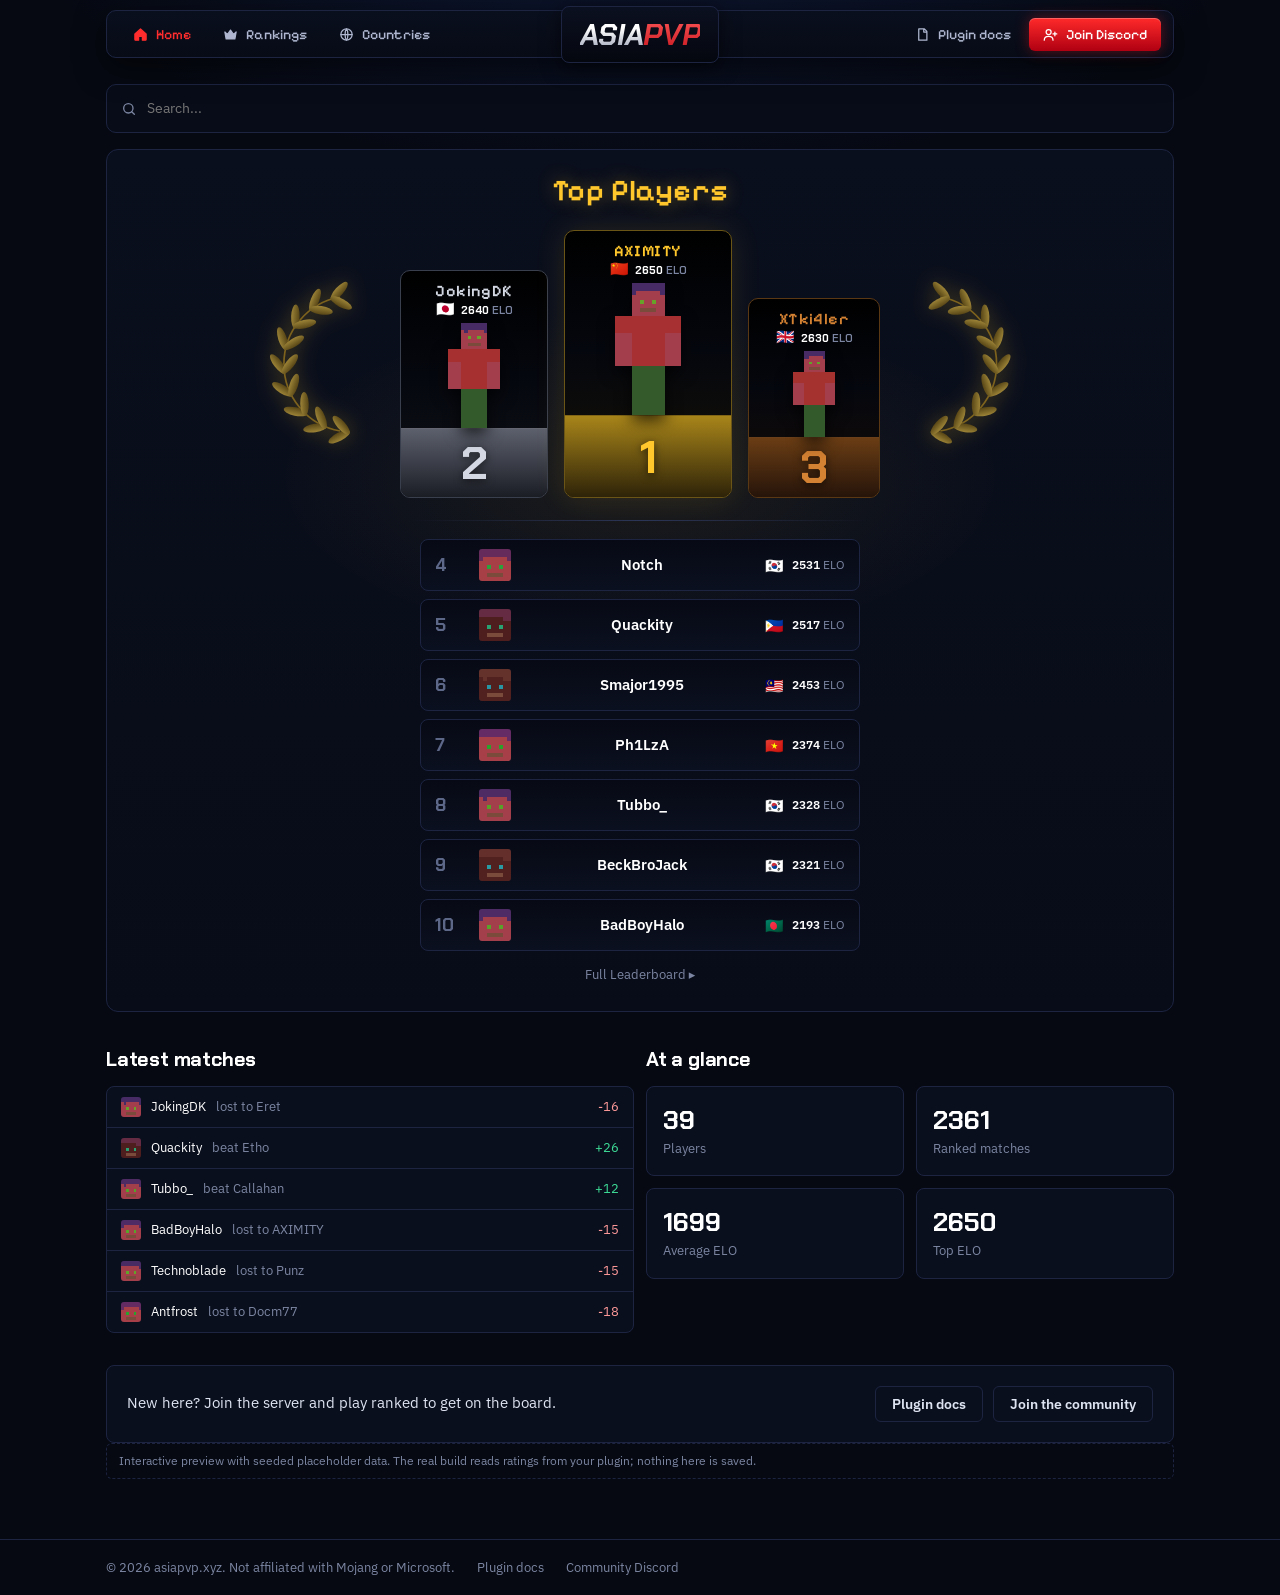
<file: index.html>
<!DOCTYPE html>
<html lang="en">
<head>
<meta charset="utf-8">
<meta name="viewport" content="width=device-width, initial-scale=1, viewport-fit=cover">
<title>asiapvp.xyz | Minecraft PvP rankings</title>
<link rel="preconnect" href="https://fonts.googleapis.com">
<link rel="preconnect" href="https://fonts.gstatic.com" crossorigin>
<link href="https://fonts.googleapis.com/css2?family=Chakra+Petch:wght@500;600;700&family=IBM+Plex+Sans:wght@400;500;600&family=Pixelify+Sans:wght@500;600;700&display=swap" rel="stylesheet">
<link rel="stylesheet" href="styles.css">
</head>
<body>
<header><div class="wrap"><div class="hbar">
  <nav class="main" id="nav" aria-label="Main"></nav>
  <a href="#/" class="logo" aria-label="asiapvp home"><span class="la">ASIA</span><span class="lp">PVP</span></a>
  <nav class="main r" id="nav2" aria-label="Secondary"></nav>
</div></div></header>
<div id="banner"></div>
<main id="app"></main>
<footer><div class="wrap"><span>© 2026 asiapvp.xyz. Not affiliated with Mojang or Microsoft.</span><a href="#/docs" class="u">Plugin docs</a><a href="#" class="u">Community Discord</a></div></footer>
<div id="toasts" aria-live="polite"></div>
<script src="script.js"></script>
</body>
</html>
</file>
<file: styles.css>
:root{--ink:#060912;--panel:#0a0f1d;--raised:#111830;--line:#1c2442;--mute:#7c86a2;--text:#dfe4f2;--white:#fff;--em:#e5232f;--gold:#ff4650;--win:#3ddc97;--warn:#f5b942;--bad:#ff9a9a;
  box-sizing:border-box;padding-top:env(safe-area-inset-top,0px);padding-bottom:env(safe-area-inset-bottom,0px);color-scheme:dark}
html{scroll-padding-top:calc(60px + env(safe-area-inset-top,0px));scroll-behavior:smooth}
*{box-sizing:border-box}
body{margin:0;background:radial-gradient(900px 420px at 50% -120px,#0f1a3a 0,transparent 70%) no-repeat,var(--ink);color:var(--text);font:400 15px/1.5 "IBM Plex Sans",system-ui,sans-serif;min-height:100vh;display:flex;flex-direction:column}
h1,h2,h3{font-family:"Chakra Petch",system-ui,sans-serif;color:var(--white);letter-spacing:-.01em;margin:0}
h1{font-size:clamp(28px,5vw,44px);line-height:1.1}h2{font-size:20px;margin-bottom:12px}
a{color:inherit;text-decoration:none}a:hover .u,a.u:hover{text-decoration:underline}
:focus-visible{outline:2px solid var(--em);outline-offset:2px;border-radius:4px}
.wrap{max-width:1100px;margin:0 auto;padding:0 16px;width:100%}
body>header{position:relative;z-index:20;padding:10px 0 0}
.hbar{display:grid;grid-template-columns:1fr auto 1fr;align-items:center;min-height:48px;background:linear-gradient(#0a0f1e,#070b16);border:1px solid var(--line);border-radius:10px;padding:0 12px;box-shadow:0 10px 30px rgba(0,0,0,.55)}
nav.main{display:flex;gap:4px;align-items:center}nav.r{justify-self:end}
nav.main a{display:inline-flex;align-items:center;gap:8px;padding:8px 14px;border-radius:6px;color:#aeb7cf;font:500 14px "Pixelify Sans",system-ui,sans-serif}
nav.main a:hover{color:#fff}nav.main a.on{color:#ff2d2d}
nav.main a.cta{color:#fff;background:linear-gradient(#ff2a2a,#b00012);box-shadow:0 0 14px rgba(255,30,30,.35),inset 0 1px 0 rgba(255,255,255,.25)}nav.main a.cta:hover{filter:brightness(1.15)}
.logo{display:block;margin:-8px 4px;padding:8px 18px;background:linear-gradient(#0b1020,#05070f);border:1px solid var(--line);border-radius:8px;line-height:1;font:italic 700 30px "Chakra Petch",sans-serif;letter-spacing:-.01em;filter:drop-shadow(0 4px 10px rgba(0,0,0,.6))}
.logo .la,.logo .lp{-webkit-background-clip:text;background-clip:text;color:transparent}.logo .la{background-image:linear-gradient(#fff 35%,#8d95ad)}.logo .lp{background-image:linear-gradient(#ff5a5a,#c4121c)}
@media(max-width:860px){.hbar{grid-template-columns:1fr;justify-items:center;padding:0 8px 6px}.logo{margin:-8px 0 2px}nav.main{flex-wrap:wrap;justify-content:center}nav.r{justify-self:center}nav.main a{padding:6px 10px}}
.banner{background:rgba(245,185,66,.1);border-bottom:1px solid rgba(245,185,66,.3);color:var(--warn);font-size:14px;padding:8px 0}
main{flex:1;padding:12px 16px 40px;max-width:1100px;width:100%;margin:0 auto}
footer{border-top:1px solid var(--line);color:var(--mute);font-size:13px;padding:18px 0}footer .wrap{display:flex;gap:8px 22px;flex-wrap:wrap}
.panel{background:var(--panel);border:1px solid var(--line);border-radius:8px}
.btn{display:inline-flex;align-items:center;justify-content:center;gap:8px;border-radius:6px;padding:8px 16px;font:600 14px "IBM Plex Sans";cursor:pointer;border:1px solid var(--line);background:transparent;color:var(--text)}
.btn:hover{border-color:var(--em);color:#fff}.btn.pri{background:var(--em);border-color:var(--em);color:#fff}.btn.pri:hover{background:#ff3b47;border-color:#ff3b47;color:#fff}
.btn[disabled]{opacity:.5;pointer-events:none}
.inp,select{background:var(--ink);border:1px solid var(--line);border-radius:6px;padding:8px 10px;color:#f1f3f3;font:inherit;font-size:14px;width:100%}
label.l{display:block;font-size:12px;color:var(--mute);margin-bottom:4px}
.grid{display:grid;gap:12px}.g2{grid-template-columns:repeat(2,1fr)}.g3{grid-template-columns:repeat(3,1fr)}.g4{grid-template-columns:repeat(4,1fr)}
@media(max-width:860px){.g3,.g4{grid-template-columns:repeat(2,1fr)}}@media(max-width:560px){.g2{grid-template-columns:1fr}}
.row{display:flex;align-items:center;gap:10px}
.list>*{padding:10px 14px;border-bottom:1px solid var(--line)}.list>*:last-child{border-bottom:0}
.list a:hover{background:var(--raised)}
.mute{color:var(--mute)}.sm{font-size:13px}.mono{font-family:ui-monospace,monospace;font-size:12px}
.elo{font:700 15px "Chakra Petch";color:var(--gold)}
.up{color:var(--win)}.down{color:var(--bad)}
.head{image-rendering:pixelated;border-radius:3px;background:var(--raised);flex:none}
table{width:100%;border-collapse:collapse}
th{text-align:left;font-size:12px;font-weight:500;color:var(--mute);padding:9px 12px;white-space:nowrap;border-bottom:1px solid var(--line)}th a:hover{color:#fff}
td{padding:9px 12px;font-size:14px;white-space:nowrap;border-bottom:1px solid var(--line)}
tbody tr{cursor:pointer}tbody tr:hover{background:var(--raised)}
.scroll{overflow-x:auto}
.hero{display:grid;grid-template-columns:1fr 1fr;gap:32px;align-items:end;margin-bottom:36px}@media(max-width:760px){.hero{grid-template-columns:1fr}}
.bars{display:flex;align-items:flex-end;gap:6px;height:170px}
.bars div{flex:1;border-radius:4px 4px 0 0;background:linear-gradient(var(--em),#7a0f17);height:0;animation:rise .6s ease-out forwards;position:relative}
.bars div span{position:absolute;top:-18px;left:0;right:0;text-align:center;font:600 10px "Chakra Petch";color:var(--mute)}
@keyframes rise{to{height:var(--h)}}@media(prefers-reduced-motion:reduce){.bars div{animation:none;height:var(--h)}}
.stat b{display:block;font:700 26px "Chakra Petch";color:#fff}
.podium{display:grid;grid-template-columns:1fr 1fr 1fr;gap:12px;align-items:end;margin-bottom:12px}
.lbh,.lbrow{display:grid;grid-template-columns:52px minmax(0,1fr) 80px 100px 70px 84px;align-items:center;gap:12px}
.lbh{padding:0 16px 8px;font-size:12px;color:var(--mute)}.lbh a:hover{color:#fff}
.lbrow{background:var(--panel);border:1px solid var(--line);border-radius:10px;padding:10px 16px;margin-bottom:8px;transition:border-color .15s,transform .15s}
.lbrow:hover{border-color:var(--em);transform:translateX(2px)}
.lbrow .who{display:flex;align-items:center;gap:12px;min-width:0}
.lbrow .who b{display:block;color:#fff;font-weight:600;white-space:nowrap;overflow:hidden;text-overflow:ellipsis}
.lbrow .who small{color:var(--mute);font-size:12px}
.rk{display:flex;align-items:center;justify-content:center;width:40px;height:40px;border-radius:8px;background:var(--raised);font:700 16px "Chakra Petch";color:var(--mute);clip-path:polygon(0 0,100% 0,100% 78%,50% 100%,0 78%)}
.rk.r1{background:linear-gradient(#ffd56a,#d99a1e);color:#3a2600}.rk.r2{background:linear-gradient(#e3e8f2,#a4aec2);color:#252b38}.rk.r3{background:linear-gradient(#e6a06b,#b0642d);color:#3a1d08}
.cty{display:inline-flex;align-items:center;justify-content:center;gap:6px;font:700 11px "Chakra Petch";letter-spacing:.04em;color:var(--text);background:var(--raised);border:1px solid var(--line);border-radius:6px;padding:3px 8px}
.flag{height:15px;width:auto;border-radius:2px;box-shadow:0 0 0 1px rgba(255,255,255,.18);vertical-align:-3px;flex:none}.fe{font-size:15px;line-height:1}
.cgrid{display:grid;grid-template-columns:repeat(auto-fill,minmax(210px,1fr));gap:8px;margin-top:14px}
.ccard{display:flex;align-items:center;gap:12px;background:var(--panel);border:1px solid var(--line);border-radius:10px;padding:10px 12px}.ccard:hover{border-color:var(--em)}
.ccard b{display:block;color:#fff;font-weight:600;font-size:14px}.ccard small{color:var(--mute);font-size:12px}.ccard.empty{opacity:.55}.ccard[hidden]{display:none}
.eloB{justify-self:end;font:700 16px "Chakra Petch";color:var(--gold);background:color-mix(in srgb,var(--gold) 12%,transparent);border:1px solid color-mix(in srgb,var(--gold) 35%,transparent);border-radius:8px;padding:3px 12px}
@media(max-width:640px){.lbh,.lbrow{grid-template-columns:34px minmax(0,1fr) auto auto;gap:8px}.lbrow{padding:10px 12px}.lbrow .who{gap:8px}.lbrow .who small{display:none}.lbrow .who .head{width:32px;height:32px}.lbrow .who .av{height:40px!important}.rk{width:32px;height:32px;font-size:14px}.hm{display:none}}
.podium{display:grid;grid-template-columns:1fr 1fr 1fr;gap:14px;align-items:end;margin:28px 0 18px}
.pcard{background:linear-gradient(180deg,var(--raised),var(--panel));border:1px solid var(--line);border-radius:14px;padding:18px 12px;text-align:center;display:block;opacity:0;animation:pop .55s ease-out forwards}
.pcard:hover{border-color:var(--em)}.pcard.p1{padding-top:30px;padding-bottom:26px;border-color:color-mix(in srgb,var(--gold) 50%,var(--line))}
.pcard .rk{margin:0 auto 10px}.pcard b{display:block;color:#fff;font:600 17px "Chakra Petch";margin:10px 0 2px}
.pcard .elo{font-size:22px}
@keyframes pop{from{opacity:0;transform:translateY(18px)}to{opacity:1;transform:none}}
@media(prefers-reduced-motion:reduce){.pcard{animation:none;opacity:1}}
@media(max-width:560px){.podium{grid-template-columns:1fr;}.pcard.p1{order:-1}}
.center{text-align:center}
.hsearch{display:flex;align-items:center;gap:10px;background:#080c18;border:1px solid var(--line);border-radius:10px;padding:0 14px;margin:14px 0 16px;color:var(--mute)}.hsearch:focus-within{border-color:var(--em)}
.hsearch input{flex:1;background:none;border:0;outline:0;color:#fff;font:inherit;font-size:14px;padding:13px 0}
.stage{background:radial-gradient(520px 240px at 50% 38%,rgba(255,199,44,.08),transparent 70%),linear-gradient(#0a0f1d,#080c18);border:1px solid var(--line);border-radius:12px;padding:22px 16px 26px}
.tp{text-align:center;font:600 30px "Pixelify Sans",sans-serif;color:#ffc72c;text-shadow:0 0 18px rgba(255,199,44,.35);margin-bottom:22px;letter-spacing:.02em}
.pod{--s:1;display:flex;justify-content:center;align-items:flex-end;gap:calc(16px*var(--s))}
.lau{height:170px;width:auto;opacity:.6;filter:drop-shadow(0 0 10px rgba(255,199,44,.45));align-self:center;margin:0 24px}.lau.r{transform:scaleX(-1)}
@media(max-width:620px){.pod{--s:.6}.lau{display:none}}
.pc{position:relative;display:flex;flex-direction:column;align-items:center;width:calc(var(--w)*var(--s)*1px);height:calc(var(--h)*var(--s)*1px);border:1px solid var(--bc);border-radius:10px;background:linear-gradient(#000,#05070e 45%,var(--bg2));overflow:hidden;padding-top:calc(10px*var(--s));transition:transform .15s}.pc:hover{transform:translateY(-3px)}
.pc .nm{font:600 calc(16px*var(--s)) "Pixelify Sans",sans-serif;color:var(--tc);max-width:92%;white-space:nowrap;overflow:hidden;text-overflow:ellipsis;letter-spacing:.03em}
.pc .sb{display:flex;align-items:center;gap:6px;font:600 calc(11px*var(--s)) "Chakra Petch",sans-serif;color:var(--mute);margin-top:2px}.pc .sb b{color:#fff}
.pc .fw{flex:1;min-height:0;width:100%;display:flex;align-items:flex-end;justify-content:center;padding-top:calc(6px*var(--s))}
.pc .fw img{height:100%;width:auto;max-width:92%;object-fit:contain;margin-bottom:-4px;filter:drop-shadow(0 6px 8px rgba(0,0,0,.6))}
.av{width:auto;flex:none;object-fit:contain}
.pc .fw svg{height:100%;width:auto;max-width:90%;image-rendering:pixelated;filter:drop-shadow(0 6px 8px rgba(0,0,0,.7))}
.pc .ped{width:100%;height:32%;display:flex;align-items:center;justify-content:center;background:linear-gradient(var(--pt),var(--pb));border-top:1px solid color-mix(in srgb,var(--tc) 40%,transparent);font:700 calc(46px*var(--s)) "Chakra Petch",sans-serif;color:var(--tc);text-shadow:0 2px 8px rgba(0,0,0,.6)}
.pc.p1{--w:168;--h:268;--tc:#ffc72c;--bc:#6b5516;--bg2:#171205;--pt:#a8851a;--pb:#2e2308;box-shadow:0 0 30px rgba(255,199,44,.12)}
.pc.p2{--w:148;--h:228;--tc:#d3d8e3;--bc:#3a3f4d;--bg2:#101218;--pt:#5c606c;--pb:#1b1d25}
.pc.p3{--w:132;--h:200;--tc:#d38132;--bc:#5b3814;--bg2:#160c05;--pt:#6a3d14;--pb:#26140a}
@media(prefers-reduced-motion:reduce){.pc{animation:none!important}}
.sep{height:1px;max-width:460px;margin:22px auto 18px;background:linear-gradient(90deg,transparent,#2b3558,transparent)}
.hrows{max-width:440px;margin:0 auto}
.hrow{display:grid;grid-template-columns:34px 40px minmax(0,1fr) auto;align-items:center;gap:10px;padding:9px 14px;margin-bottom:8px;background:linear-gradient(#070a14,#0b1020);border:1px solid var(--line);border-radius:8px;transition:border-color .15s}.hrow:hover{border-color:var(--em)}
.hrow .n{font:700 18px "Chakra Petch",sans-serif;color:#5d6788}.hrow .nm{text-align:center;color:#fff;font-weight:600;white-space:nowrap;overflow:hidden;text-overflow:ellipsis}
.hrow .rt{display:flex;align-items:center;gap:8px;font-size:12px;color:var(--mute);white-space:nowrap}.hrow .rt b{color:#fff;font-weight:600}
.fl{display:block;text-align:center;margin-top:14px;font-size:13px;color:var(--mute)}.fl:hover{color:#fff}
#toasts{position:fixed;right:16px;bottom:calc(16px + env(safe-area-inset-bottom,0px));display:grid;gap:8px;z-index:50}
.toast{background:var(--panel);border:1px solid var(--line);border-left:3px solid var(--em);padding:10px 14px;border-radius:6px;font-size:14px;max-width:320px}
.toast.err{border-left-color:var(--bad)}
.pill{font-size:12px;color:#fff;background:var(--em);border-radius:4px;padding:1px 7px;font-weight:600}
.demo{font-size:12px;color:var(--mute);border:1px dashed var(--line);border-radius:6px;padding:8px 12px;margin-bottom:20px}
.sr{position:absolute;left:-9999px;width:1px;height:1px;overflow:hidden}
@media(max-width:560px){#filters{grid-template-columns:1fr!important}}
</file>
